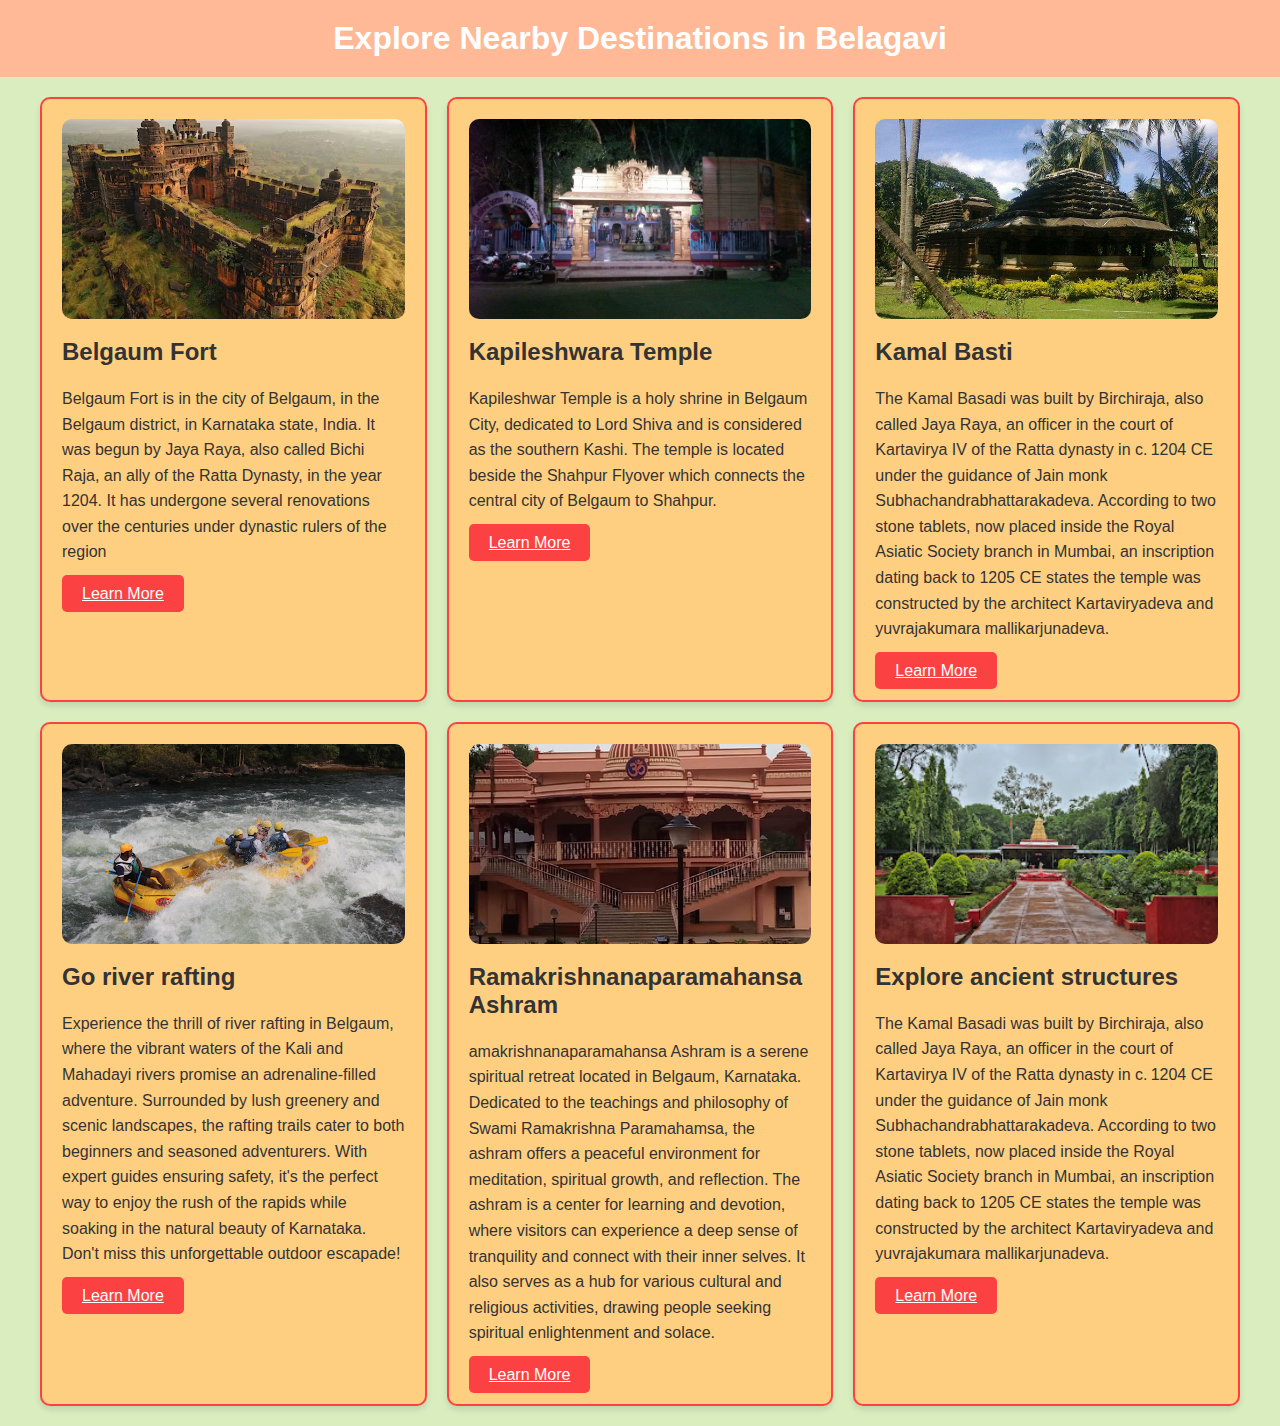
<file: destination page/destination_index.html>
<!DOCTYPE html>
<html lang="en">
<head>
    <meta charset="UTF-8">
    <meta name="viewport" content="width=device-width, initial-scale=1.0">
    <title>Destination Page</title>
    <link rel="stylesheet" href="style.css">
</head>
<body>
    <header class="header">
        <h1>Explore Nearby Destinations in Belagavi</h1>
    </header>
    <main>
        <section class="destination-list">
            <article class="destination">
                <img src="image1.avif" alt="Belgaum Fort" class="destination-image">
                <h2>Belgaum Fort</h2>
                <p>Belgaum Fort is in the city of Belgaum, in the Belgaum district, 
                    in Karnataka state, India. It was begun by Jaya Raya, also called Bichi Raja, an ally
                     of the Ratta Dynasty, in the year 1204. It has undergone several renovations over the centuries under
                      dynastic rulers of the region</p>
                <a href="https://en.wikipedia.org/wiki/Belgaum_Fort" class="learn-more">Learn More</a>
            </article>
            <article class="destination">
                <img src="image2.jpg" alt="Kapileshwara Temple" class="destination-image">
                <h2>Kapileshwara Temple</h2>
                <p>Kapileshwar Temple is a holy shrine in Belgaum City, dedicated to Lord Shiva and is considered as the
                     southern Kashi. The temple is located beside the Shahpur Flyover which connects the central city of 
                     Belgaum to Shahpur. 
                    </p>
                <a href="https://en.wikipedia.org/wiki/Kapilesvara_Siva_Temple" class="learn-more">Learn More</a>
            </article>
            <article class="destination">
                <img src="image3.jpg" alt="Kamal Basti" class="destination-image">
                <h2>Kamal Basti</h2>
                <p>The Kamal Basadi was built by Birchiraja, also called Jaya Raya, an officer in the court of Kartavirya IV of the Ratta dynasty
                     in c. 1204 CE under the guidance of Jain monk Subhachandrabhattarakadeva. According to two stone tablets, now placed inside
                      the Royal Asiatic Society branch in Mumbai, an inscription dating back to 1205 CE states the temple was constructed by the architect Kartaviryadeva 
                      and yuvrajakumara mallikarjunadeva.</p>
                <a href="https://en.wikipedia.org/wiki/Kamal_Basadi" class="learn-more">Learn More</a>
            </article>
            <article class="destination">
                <img src="image4.jpg" alt="Kamal Basti" class="destination-image">
                <h2>Go river rafting</h2>
                <p>Experience the thrill of river rafting in Belgaum, where the vibrant waters of the Kali and Mahadayi rivers promise an adrenaline-filled adventure. 
                    Surrounded by lush greenery and scenic landscapes, the rafting trails cater to both beginners and seasoned adventurers. With expert guides ensuring safety,
                     it's the perfect way to enjoy the rush of the rapids while soaking in the natural beauty of Karnataka. Don't miss this unforgettable outdoor escapade!</p>
                <a href="https://en.wikipedia.org/wiki/Rafting" class="learn-more">Learn More</a>
            </article>
            <article class="destination">
                <img src="image5.jpg" alt="Kamal Basti" class="destination-image">
                <h2>Ramakrishnanaparamahansa Ashram</h2>
                <p>amakrishnanaparamahansa Ashram is a serene spiritual retreat located in Belgaum, Karnataka. Dedicated to the teachings and philosophy of Swami Ramakrishna 
                    Paramahamsa, the ashram offers a peaceful environment for meditation, spiritual growth, and reflection. The ashram is a center for learning and devotion, 
                    where visitors can experience a deep sense of tranquility and connect with their inner selves. It also serves as a hub for various cultural and religious
                     activities, drawing people seeking spiritual enlightenment and solace.</p>
                <a href="https://en.wikipedia.org/wiki/Ramakrishna_Math" class="learn-more">Learn More</a>
            </article>
            <article class="destination">
                <img src="image6.jpg" alt="Kamal Basti" class="destination-image">
                <h2>Explore ancient structures</h2>
                <p>The Kamal Basadi was built by Birchiraja, also called Jaya Raya, an officer in the court of Kartavirya IV of the Ratta dynasty
                     in c. 1204 CE under the guidance of Jain monk Subhachandrabhattarakadeva. According to two stone tablets, now placed inside
                      the Royal Asiatic Society branch in Mumbai, an inscription dating back to 1205 CE states the temple was constructed by the architect Kartaviryadeva 
                      and yuvrajakumara mallikarjunadeva.</p>
                <a href="https://en.wikipedia.org/wiki/List_of_Monuments_of_National_Importance_in_Belgaum_district" class="learn-more">Learn More</a>
            </article>



        </section>
    </main>
</body>
</html>
</file>
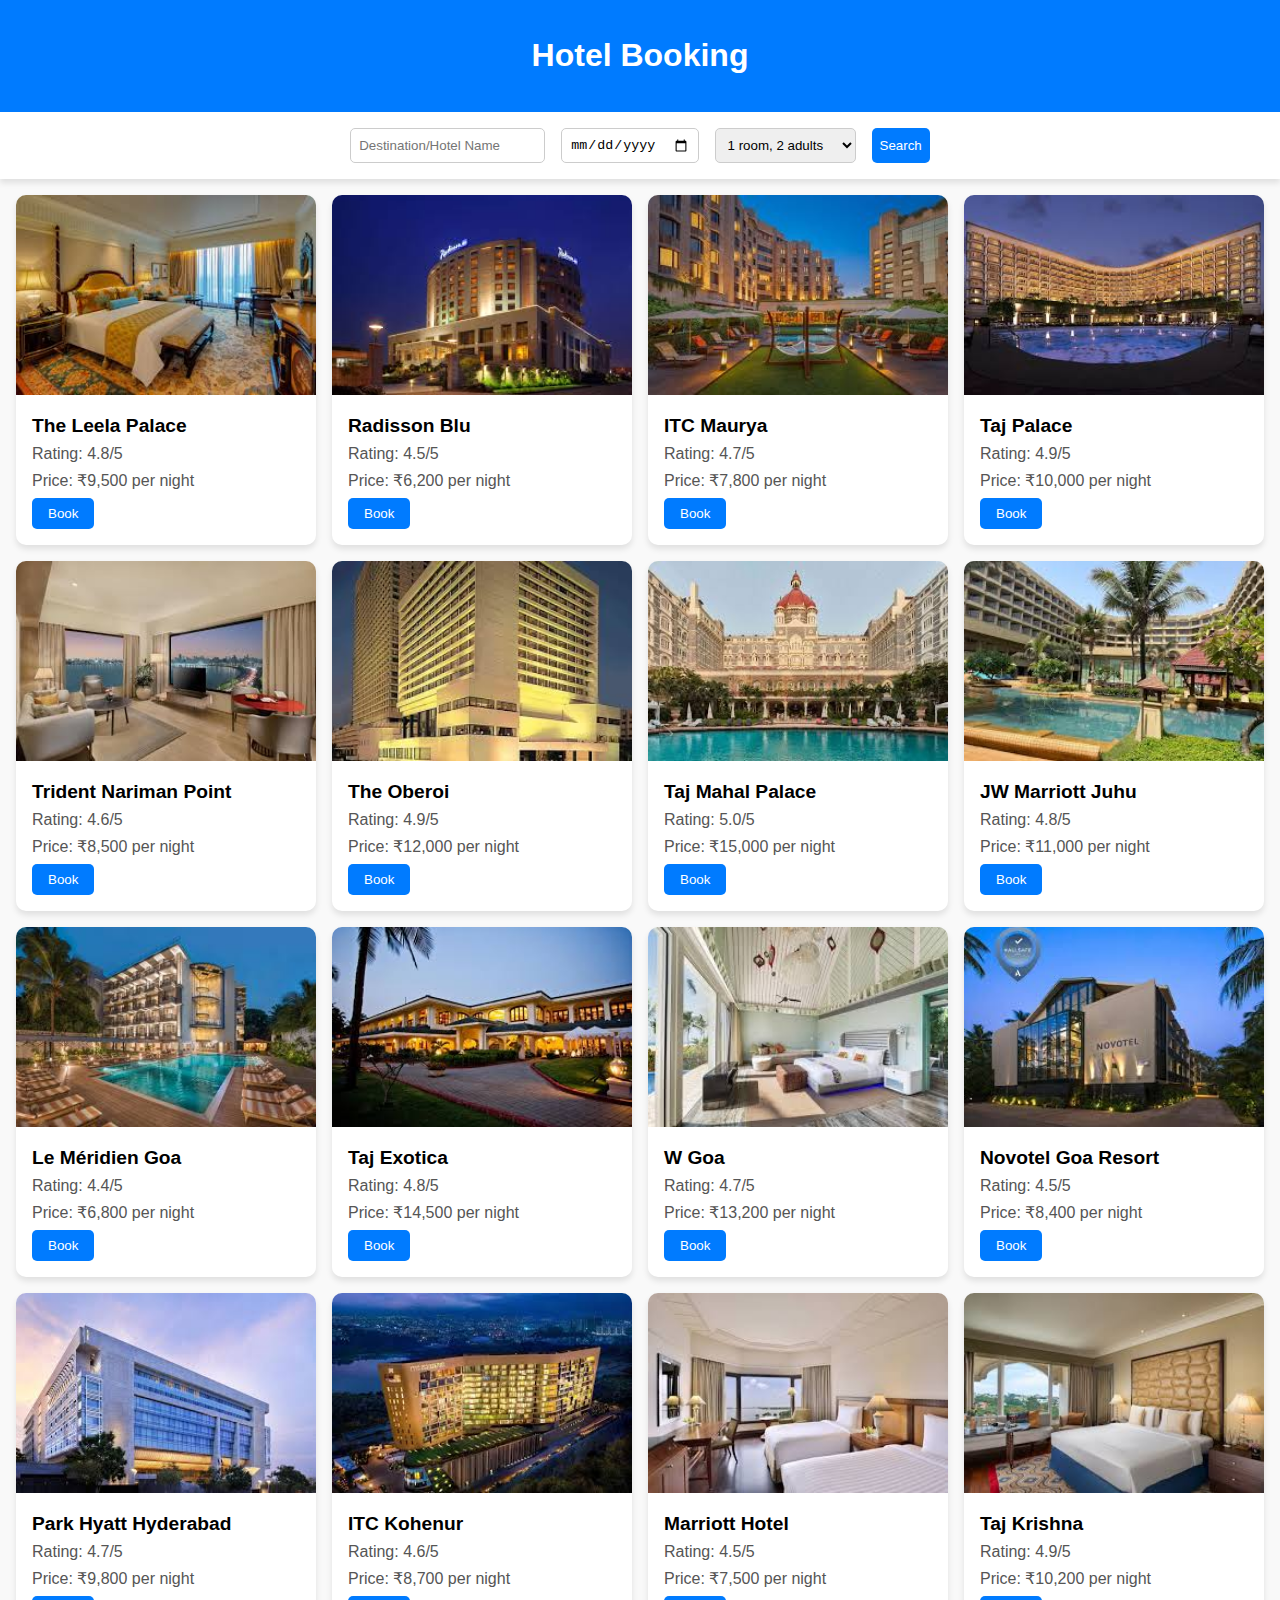
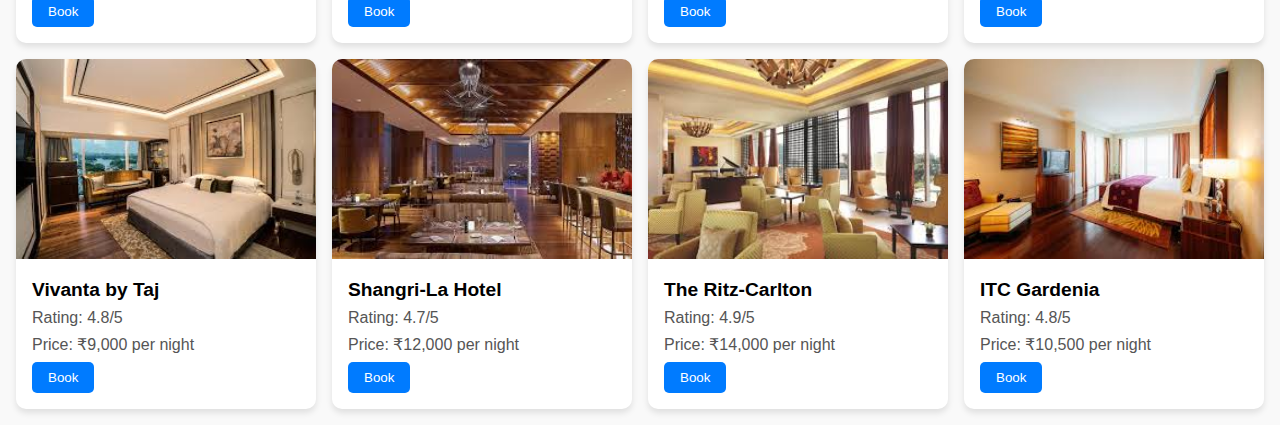
<file: hotel booking/hotel_index.html>
<!DOCTYPE html>
<html lang="en">
<head>
  <meta charset="UTF-8">
  <meta name="viewport" content="width=device-width, initial-scale=1.0">
  <title>Hotel Booking</title>
  <style>
    body {
      font-family: Arial, sans-serif;
      margin: 0;
      padding: 0;
      background-color: #f9f9f9;
    }

    .header {
      background-color: #007bff;
      color: #fff;
      padding: 1rem;
      text-align: center;
    }

    .search-bar {
      display: flex;
      justify-content: center;
      padding: 1rem;
      background-color: #fff;
      box-shadow: 0 4px 6px rgba(0, 0, 0, 0.1);
    }

    .search-bar input, .search-bar select, .search-bar button {
      padding: 0.5rem;
      margin: 0 0.5rem;
      border: 1px solid #ccc;
      border-radius: 5px;
    }

    .search-bar button {
      background-color: #007bff;
      color: #fff;
      border: none;
      cursor: pointer;
    }

    .search-bar button:hover {
      background-color: #0056b3;
    }

    .hotel-list {
      display: grid;
      grid-template-columns: repeat(auto-fit, minmax(300px, 1fr));
      gap: 1rem;
      padding: 1rem;
    }

    .hotel-card {
      background-color: #fff;
      border-radius: 10px;
      box-shadow: 0 4px 6px rgba(0, 0, 0, 0.1);
      overflow: hidden;
    }

    .hotel-card img {
      width: 100%;
      height: 200px;
      object-fit: cover;
    }

    .hotel-card .details {
      padding: 1rem;
    }

    .hotel-card .details h3 {
      margin: 0 0 0.5rem;
      font-size: 1.2rem;
    }

    .hotel-card .details p {
      margin: 0.5rem 0;
      color: #555;
    }

    .hotel-card .details .price {
      font-size: 1.2rem;
      color: #007bff;
      margin: 0.5rem 0;
    }

    .hotel-card .details button {
      padding: 0.5rem 1rem;
      background-color: #007bff;
      color: #fff;
      border: none;
      border-radius: 5px;
      cursor: pointer;
    }

    .hotel-card .details button:hover {
      background-color: #0056b3;
    }
  </style>
</head>
<body>
  <div class="header">
    <h1>Hotel Booking</h1>
  </div>

  <div class="search-bar">
    <input id="destination" type="text" placeholder="Destination/Hotel Name">
    <input id="checkin-date" type="date">
    <select id="room-selection">
      <option>1 room, 2 adults</option>
      <option>2 rooms, 4 adults</option>
      <option>3 rooms, 6 adults</option>
    </select>
    <button onclick="searchHotels()">Search</button>
  </div>

  <div class="hotel-list" id="hotel-list">
    <!-- Delhi Hotels -->
    <div class="hotel-card" data-location="Delhi">
      <img src="download.jpg" alt="Hotel Image">
      <div class="details">
        <h3>The Leela Palace</h3>
        <p>Rating: 4.8/5</p>
        <p>Price: ₹9,500 per night</p>
        <button onclick="window.location.href='payment.html'">Book</button>
      </div>
    </div>
    <div class="hotel-card" data-location="Delhi">
      <img src="download (1).jpg" alt="Hotel Image">
      <div class="details">
        <h3>Radisson Blu</h3>
        <p>Rating: 4.5/5</p>
        <p>Price: ₹6,200 per night</p>
        <button onclick="window.location.href='payment.html'">Book</button>
      </div>
    </div>
    <div class="hotel-card" data-location="Delhi">
      <img src="download (2).jpg" alt="Hotel Image">
      <div class="details">
        <h3>ITC Maurya</h3>
        <p>Rating: 4.7/5</p>
        <p>Price: ₹7,800 per night</p>
        <button onclick="window.location.href='payment.html'">Book</button>
      </div>
    </div>
    <div class="hotel-card" data-location="Delhi">
      <img src="download (3).jpg" alt="Hotel Image">
      <div class="details">
        <h3>Taj Palace</h3>
        <p>Rating: 4.9/5</p>
        <p>Price: ₹10,000 per night</p>
        <button onclick="window.location.href='payment.html'">Book</button>
      </div>
    </div>

    <!-- Mumbai Hotels -->
    <div class="hotel-card" data-location="Mumbai">
      <img src="download (4).jpg" alt="Hotel Image">
      <div class="details">
        <h3>Trident Nariman Point</h3>
        <p>Rating: 4.6/5</p>
        <p>Price: ₹8,500 per night</p>
        <button onclick="window.location.href='payment.html'">Book</button>
      </div>
    </div>
    <div class="hotel-card" data-location="Mumbai">
      <img src="download (5).jpg" alt="Hotel Image">
      <div class="details">
        <h3>The Oberoi</h3>
        <p>Rating: 4.9/5</p>
        <p>Price: ₹12,000 per night</p>
        <button onclick="window.location.href='payment.html'">Book</button>
      </div>
    </div>
    <div class="hotel-card" data-location="Mumbai">
      <img src="download (6).jpg" alt="Hotel Image">
      <div class="details">
        <h3>Taj Mahal Palace</h3>
        <p>Rating: 5.0/5</p>
        <p>Price: ₹15,000 per night</p>
        <button onclick="window.location.href='payment.html'">Book</button>
      </div>
    </div>
    <div class="hotel-card" data-location="Mumbai">
      <img src="download (7).jpg" alt="Hotel Image">
      <div class="details">
        <h3>JW Marriott Juhu</h3>
        <p>Rating: 4.8/5</p>
        <p>Price: ₹11,000 per night</p>
        <button onclick="window.location.href='payment.html'">Book</button>
      </div>
    </div>

    <!-- Goa Hotels -->
    <div class="hotel-card" data-location="Goa">
      <img src="download (8).jpg" alt="Hotel Image">
      <div class="details">
        <h3>Le Méridien Goa</h3>
        <p>Rating: 4.4/5</p>
        <p>Price: ₹6,800 per night</p>
        <button onclick="window.location.href='payment.html'">Book</button>
      </div>
    </div>
    <div class="hotel-card" data-location="Goa">
      <img src="download (9).jpg" alt="Hotel Image">
      <div class="details">
        <h3>Taj Exotica</h3>
        <p>Rating: 4.8/5</p>
        <p>Price: ₹14,500 per night</p>
        <button onclick="window.location.href='payment.html'">Book</button>
      </div>
    </div>
    <div class="hotel-card" data-location="Goa">
      <img src="download (10).jpg" alt="Hotel Image">
      <div class="details">
        <h3>W Goa</h3>
        <p>Rating: 4.7/5</p>
        <p>Price: ₹13,200 per night</p>
        <button onclick="window.location.href='payment.html'">Book</button>
      </div>
    </div>
    <div class="hotel-card" data-location="Goa">
      <img src="download (11).jpg" alt="Hotel Image">
      <div class="details">
        <h3>Novotel Goa Resort</h3>
        <p>Rating: 4.5/5</p>
        <p>Price: ₹8,400 per night</p>
        <button onclick="window.location.href='payment.html'">Book</button>
      </div>
    </div>

    <!-- Hyderabad Hotels -->
    <div class="hotel-card" data-location="Hyderabad">
      <img src="download (12).jpg" alt="Hotel Image">
      <div class="details">
        <h3>Park Hyatt Hyderabad</h3>
        <p>Rating: 4.7/5</p>
        <p>Price: ₹9,800 per night</p>
        <button onclick="window.location.href='payment.html'">Book</button>
      </div>
    </div>
    <div class="hotel-card" data-location="Hyderabad">
      <img src="download (13).jpg" alt="Hotel Image">
      <div class="details">
        <h3>ITC Kohenur</h3>
        <p>Rating: 4.6/5</p>
        <p>Price: ₹8,700 per night</p>
        <button onclick="window.location.href='payment.html'">Book</button>
      </div>
    </div>
    <div class="hotel-card" data-location="Hyderabad">
      <img src="download (14).jpg" alt="Hotel Image">
      <div class="details">
        <h3>Marriott Hotel</h3>
        <p>Rating: 4.5/5</p>
        <p>Price: ₹7,500 per night</p>
        <button onclick="window.location.href='payment.html'">Book</button>
      </div>
    </div>
    <div class="hotel-card" data-location="Hyderabad">
      <img src="download (15).jpg" alt="Hotel Image">
      <div class="details">
        <h3>Taj Krishna</h3>
        <p>Rating: 4.9/5</p>
        <p>Price: ₹10,200 per night</p>
        <button onclick="window.location.href='payment.html'">Book</button>
      </div>
    </div>

    <!-- Bangalore Hotels -->
    <div class="hotel-card" data-location="Bangalore">
      <img src="download (16).jpg" alt="Hotel Image">
      <div class="details">
        <h3>Vivanta by Taj</h3>
        <p>Rating: 4.8/5</p>
        <p>Price: ₹9,000 per night</p>
        <button onclick="window.location.href='payment.html'">Book</button>
      </div>
    </div>
    <div class="hotel-card" data-location="Bangalore">
      <img src="download (17).jpg" alt="Hotel Image">
      <div class="details">
        <h3>Shangri-La Hotel</h3>
        <p>Rating: 4.7/5</p>
        <p>Price: ₹12,000 per night</p>
        <button onclick="window.location.href='payment.html'">Book</button>
      </div>
    </div>
    <div class="hotel-card" data-location="Bangalore">
      <img src="download (18).jpg" alt="Hotel Image">
      <div class="details">
        <h3>The Ritz-Carlton</h3>
        <p>Rating: 4.9/5</p>
        <p>Price: ₹14,000 per night</p>
        <button onclick="window.location.href='payment.html'">Book</button>
      </div>
    </div>
    <div class="hotel-card" data-location="Bangalore">
      <img src="images.jpg" alt="Hotel Image">
      <div class="details">
        <h3>ITC Gardenia</h3>
        <p>Rating: 4.8/5</p>
        <p>Price: ₹10,500 per night</p>
        <button onclick="window.location.href='payment.html'">Book</button>
      </div>
    </div>
  </div>

  <script>
    function searchHotels() {
      const destination = document.getElementById('destination').value.toLowerCase();
      const hotelCards = document.querySelectorAll('.hotel-card');

      hotelCards.forEach(card => {
        const location = card.getAttribute('data-location').toLowerCase();
        if (location.includes(destination)) {
          card.style.display = 'block';
        } else {
          card.style.display = 'none';
        }
      });
    }

    function checkAvailability(hotelName) {
      const checkinDate = document.getElementById('checkin-date').value;
      if (!checkinDate) {
        alert('Please select a check-in date.');
        return;
      }

      // Simulating availability check
      const isAvailable = Math.random() > 0.5; // Randomly determines availability

      if (isAvailable) {
        alert(`${hotelName} is available on ${checkinDate}.`);
      } else {
        alert(`${hotelName} is not available on ${checkinDate}.`);
      }
    }
  </script>
</body>
</html>
</file>
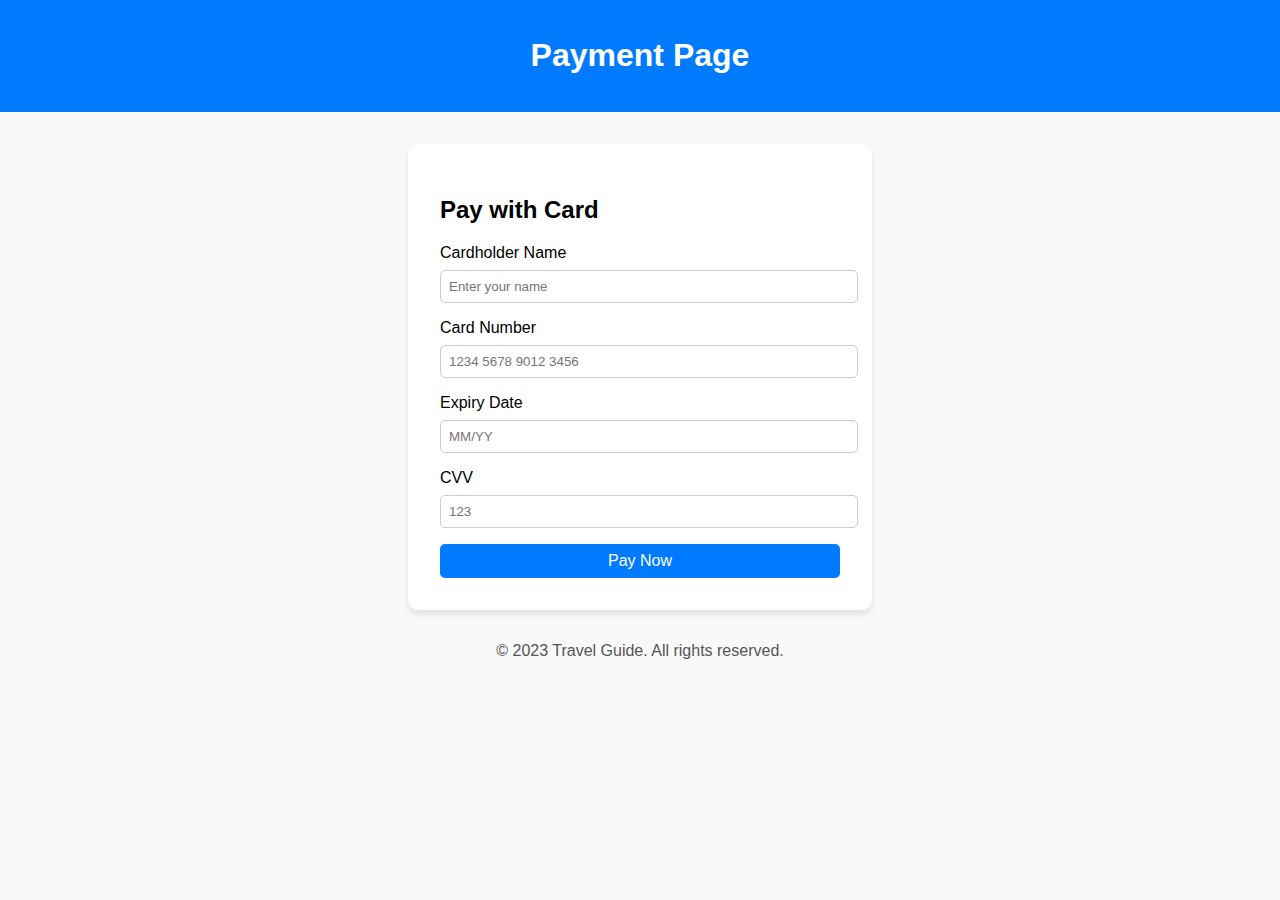
<file: hotel booking/payment.html>
<!DOCTYPE html>
<html lang="en">
<head>
    <meta charset="UTF-8">
    <meta name="viewport" content="width=device-width, initial-scale=1.0">
    <title>Payment Page</title>
    <style>
        body {
            font-family: Arial, sans-serif;
            margin: 0;
            padding: 0;
            background-color: #f9f9f9;
        }

        .header {
            background-color: #007bff;
            color: #fff;
            padding: 1rem;
            text-align: center;
        }

        .payment-container {
            max-width: 400px;
            margin: 2rem auto;
            padding: 2rem;
            background-color: #fff;
            border-radius: 10px;
            box-shadow: 0 4px 6px rgba(0, 0, 0, 0.1);
            display: block; /* Initially visible */
        }

        .thank-you-container {
            max-width: 400px;
            margin: 2rem auto;
            padding: 2rem;
            background-color: #fff;
            border-radius: 10px;
            box-shadow: 0 4px 6px rgba(0, 0, 0, 0.1);
            text-align: center;
            display: none; /* Initially hidden */
        }

        .input-group {
            margin-bottom: 1rem;
        }

        .input-group label {
            display: block;
            margin-bottom: 0.5rem;
        }

        .input-group input {
            width: 100%;
            padding: 0.5rem;
            border: 1px solid #ccc;
            border-radius: 5px;
        }

        .btn {
            width: 100%;
            padding: 0.5rem;
            background-color: #007bff;
            color: #fff;
            border: none;
            border-radius: 5px;
            cursor: pointer;
            font-size: 1rem;
        }

        .btn:hover {
            background-color: #0056b3;
        }

        .footer {
            text-align: center;
            margin-top: 1rem;
            color: #555;
        }

        .thank-you-container img {
            width: 100px; /* Adjust size as needed */
            margin-top: 1rem;
        }
    </style>
</head>
<body>
    <div class="header">
        <h1>Payment Page</h1>
    </div>

    <div class="payment-container" id="payment-container">
        <h2>Pay with Card</h2>
        <form id="payment-form">
            <div class="input-group">
                <label for="card-name">Cardholder Name</label>
                <input type="text" id="card-name" name="card-name" placeholder="Enter your name" required>
            </div>
            <div class="input-group">
                <label for="card-number">Card Number</label>
                <input type="text" id="card-number" name="card-number" placeholder="1234 5678 9012 3456" required>
            </div>
            <div class="input-group">
                <label for="expiry-date">Expiry Date</label>
                <input type="text" id="expiry-date" name="expiry-date" placeholder="MM/YY" required>
            </div>
            <div class="input-group">
                <label for="cvv">CVV</label>
                <input type="text" id="cvv" name="cvv" placeholder="123" required>
            </div>
            <button type="submit" class="btn">Pay Now</button>
        </form>
    </div>

    <div class="thank-you-container" id="thank-you-container">
        <h2>Thank You!</h2>
        <img src="./smile.png" alt="Thank You Image" />
        <p>Your payment was successful. Have a Good day!</p>
    </div>

    <div class="footer">
        <p>&copy; 2023 Travel Guide. All rights reserved.</p>
    </div>

    <script>
        document.getElementById('payment-form').addEventListener('submit', function(event) {
            event.preventDefault();
            // Hide the payment form
            document.getElementById('payment-container').style.display = 'none';
            // Show the thank you message
            document.getElementById('thank-you-container').style.display = 'block';
        });
    </script>
</body>
</html>
</file>
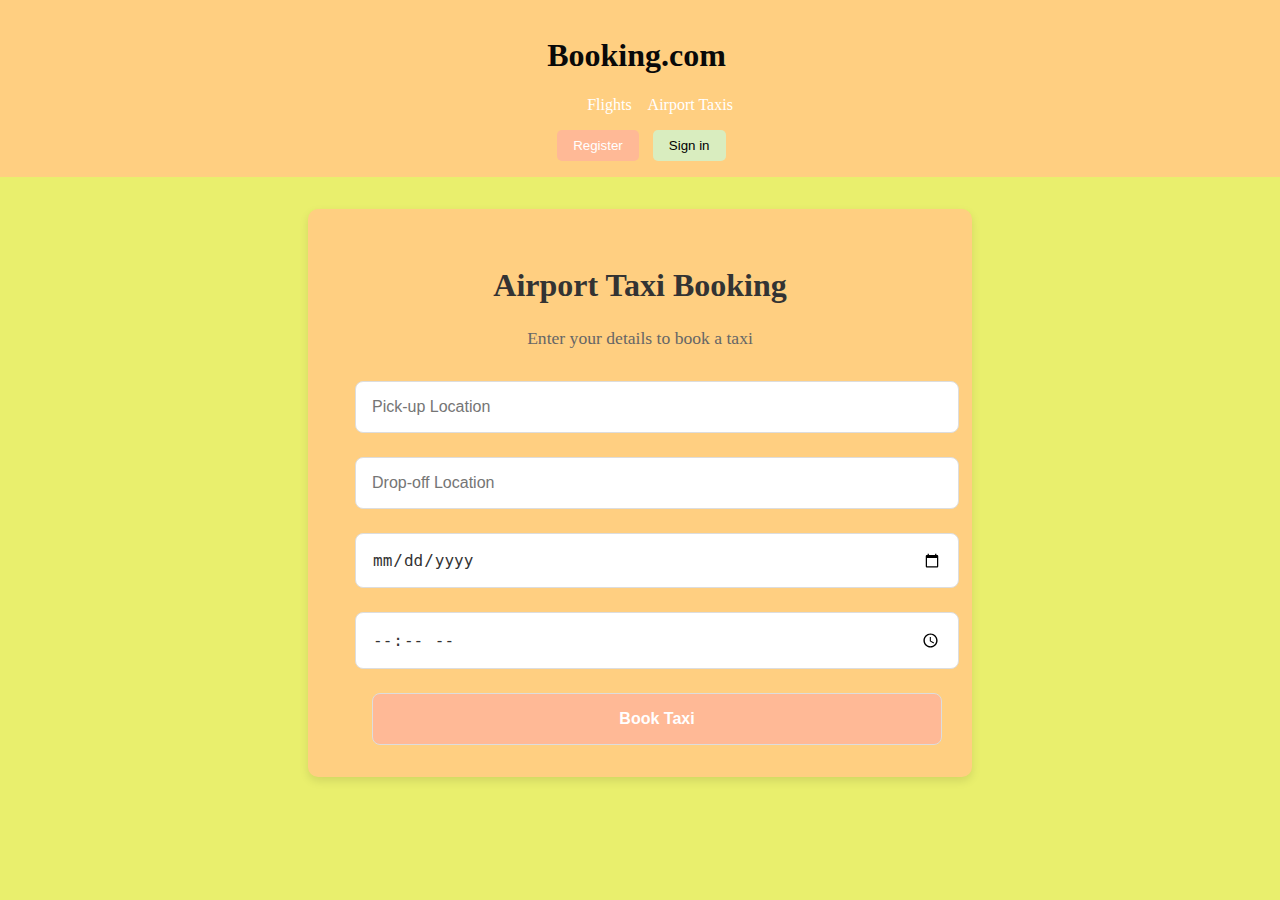
<file: travel booking/taxi-booking.html>
<!DOCTYPE html>
<html lang="en">
<head>
    <meta charset="UTF-8">
    <meta name="viewport" content="width=device-width, initial-scale=1.0">
    <title>Taxi Booking</title>
    <link rel="stylesheet" href="styles.css">
</head>
<body>
    <!-- Header -->
    <header class="navbar">
        <div class="container">
            <h1 class="logo">Booking.com</h1>
            <nav>
                <ul class="nav-links">
                    <li><a href="index.html">Flights</a></li>
                    <li><a href="taxi-booking.html">Airport Taxis</a></li>
                </ul>
            </nav>
            <div class="auth-buttons">
                <button class="btn btn-register">Register</button>
                <button class="btn btn-signin">Sign in</button>
            </div>
        </div>
    </header>

    <!-- Taxi Booking Section -->
    <section class="taxi-booking">
        <div class="container">
            <h2>Airport Taxi Booking</h2>
            <p>Enter your details to book a taxi</p>
            <form id="taxi-form">
                <div class="form-fields">
                    <input type="text" id="from" placeholder="Pick-up Location" required>
                    <input type="text" id="to" placeholder="Drop-off Location" required>
                    <input type="date" id="pickup-date" required>
                    <input type="time" id="pickup-time" required>
                    <button type="submit" class="btn-search">Book Taxi</button>
                </div>
            </form>
        </div>
    </section>

    <script src="script.js"></script>
</body>
</html>
</file>
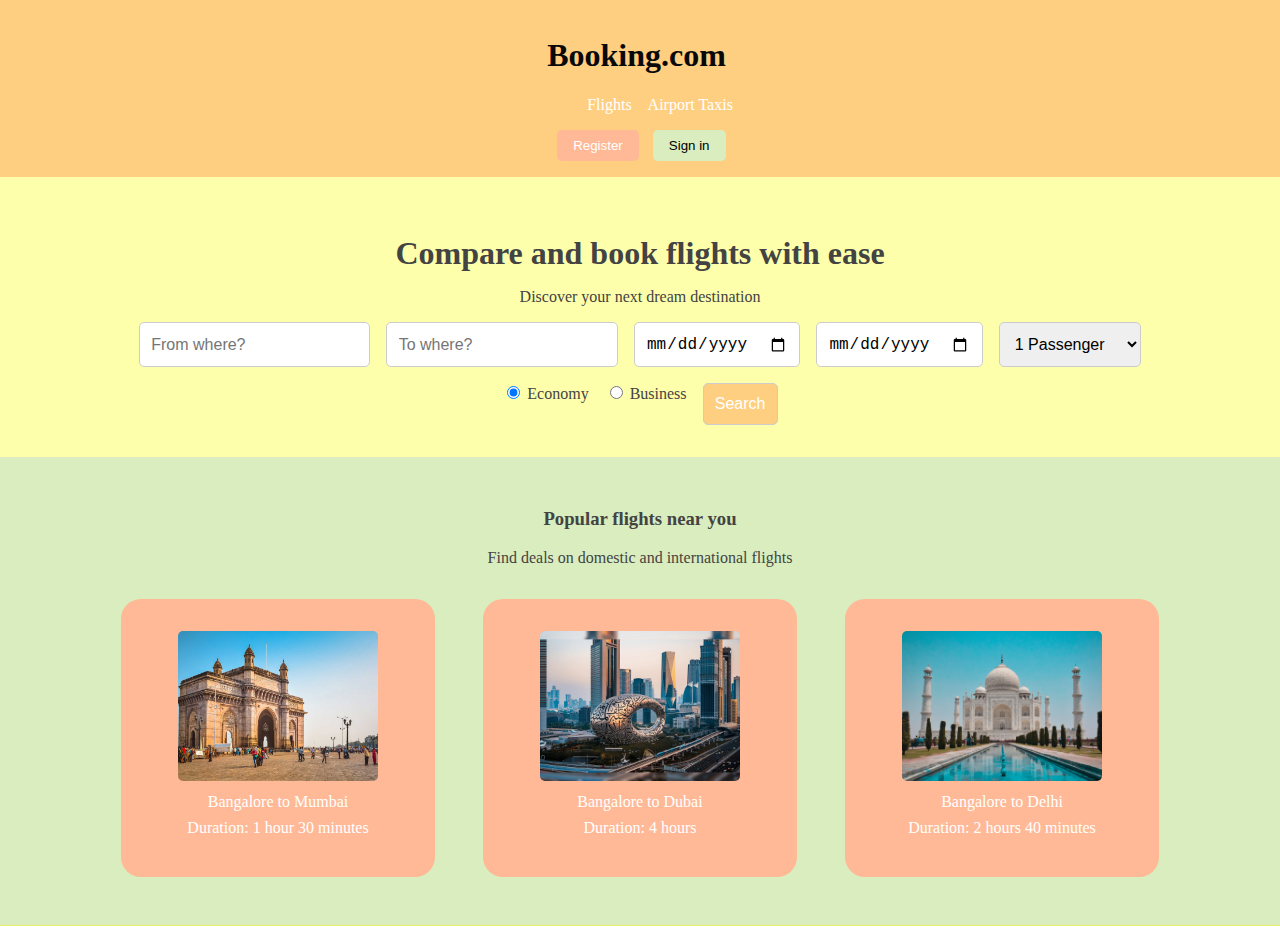
<file: travel booking/travel_index.html>
<!DOCTYPE html>
<html lang="en">
<head>
    <meta charset="UTF-8">
    <meta name="viewport" content="width=device-width, initial-scale=1.0">
    <title>Flight Booking</title>
    <link rel="stylesheet" href="styles.css">
    <link href="https://fonts.googleapis.com/css2?family=Poppins:wght@300;400;600&display=swap" rel="stylesheet">
</head>
<body>
    <!-- Header -->
    <header class="navbar">
        <div class="container">
            <h1 class="logo">Booking.com</h1>
            <nav>
                <ul class="nav-links">
                    <li><a href="#">Flights</a></li>
                    <li><a href="taxi-booking.html">Airport Taxis</a></li>
                </ul>
            </nav>
            <div class="auth-buttons">
                <button class="btn btn-register">Register</button>
                <button class="btn btn-signin">Sign in</button>
            </div>
        </div>
    </header>

    <!-- Hero Section -->
    <section class="hero">
        <div class="container">
            <h2 class="hero-title">Compare and book flights with ease</h2>
            <p>Discover your next dream destination</p>
            <div class="flight-options">
                <form id="flight-form" onsubmit="validateForm(event)">
                    <div class="form-fields">
                        <input list="airport-list" id="from" placeholder="From where?" required>
                        <input list="airport-list" id="to" placeholder="To where?" required>
                        <datalist id="airport-list">
                            <option value="Kempegowda International Airport (BLR)">
                            <option value="Indira Gandhi International Airport (DEL)">
                            <option value="Chhatrapati Shivaji International Airport (BOM)">
                            <option value="Goa Dabolim International Airport(GOA)">
                            <option value="Singapore Changi Airport (SIN)">
                            <option value="Dubai International Airport (DXB)">
                        </datalist>
                        <input type="date" id="departure-date" required>
                        <input type="date" id="return-date" required>
                        <select id="passenger-count">
                            <option value="1">1 Passenger</option>
                            <option value="2">2 Passengers</option>
                            <option value="3">3 Passengers</option>
                            <option value="4">4 Passengers</option>
                        </select>
                        <div class="class-selection">
                            <label><input type="radio" name="class" value="Economy" checked> Economy</label>
                            <label><input type="radio" name="class" value="Business"> Business</label>
                        </div>
                        <button type="submit" class="btn-search">Search</button>
                    </div>
                </form>
            </div>
        </div>
    </section>

    <!-- Popular Flights Section -->
    <section class="popular-flights">
        <div class="container">
            <h3>Popular flights near you</h3>
            <p>Find deals on domestic and international flights</p>
            <div class="flights">
                <div class="flight-card">
                    <img src="mumbai.png" alt="Mumbai">
                    <p>Bangalore to Mumbai</p>
                    <p>Duration: 1 hour 30 minutes</p>
                </div>
                <div class="flight-card">
                    <img src="dubai.png" alt="Dubai">
                    <p>Bangalore to Dubai</p>
                    <p>Duration: 4 hours</p>
                </div>
                <div class="flight-card">
                    <img src="delhi.png" alt="Delhi">
                    <p>Bangalore to Delhi</p>
                    <p>Duration: 2 hours 40 minutes</p>
                </div>
            </div>
        </div>
    </section>

    <script src="script.js"></script>
</body>
</html>
</file>
<file: destination page/style.css>
/* General Styles */
body {
    font-family: Arial, sans-serif;
    margin: 0;
    padding: 0;
    background-color: #D9EDBF; /* Updated */
    color: #333;
}

/* Header Styles */
.header {
    background-color: #FFB996; /* Updated */
    color: #FFF;
    text-align: center;
    padding: 20px 0;
}

.header h1 {
    margin: 0;
    font-size: 2rem;
}

/* Destination List Styles */
.destination-list {
    display: grid;
    grid-template-columns: repeat(auto-fit, minmax(300px, 1fr));
    gap: 20px;
    padding: 20px;
    max-width: 1200px;
    margin: 0 auto;
}

.destination {
    background-color: #FFCF81; /* Updated */
    border: 2px solid #FB4141;
    border-radius: 10px;
    padding: 20px;
    box-shadow: 0 4px 6px rgba(0, 0, 0, 0.1);
    transition: transform 0.2s, box-shadow 0.2s;
}

.destination:hover {
    transform: scale(1.05);
    box-shadow: 0 6px 10px rgba(0, 0, 0, 0.2);
}

.destination h2 {
    margin-top: 0;
    font-size: 1.5rem;
    color: #333;
}

.destination p {
    margin: 10px 0 20px;
    line-height: 1.6;
}

.destination-image {
    width: 100%;
    height: 200px;
    object-fit: cover;
    border-radius: 10px;
    margin-bottom: 15px;
}

.learn-more {
    background-color: #FB4141;
    color: #FFF;
    border: none;
    padding: 10px 20px;
    font-size: 1rem;
    cursor: pointer;
    border-radius: 5px;
    transition: background-color 0.3s;
}

.learn-more:hover {
    background-color: #FDFFAB; /* Updated */
}
</file>
<file: travel booking/styles.css>
/* General Styles */
body {
  font-family: 'cambria', ramaraja;
  margin: 0;
  padding: 0;
  background-color: #e9ef6d; /* Light Yellow */
  color: #444343;
}

.container {
  max-width: 1200px;
  margin: 0 auto;
  padding: 0 15px;
}

/* Navbar */
.navbar {
  background-color: #FFCF81; /* Light Orange */
  padding: 1rem;
  display: flex;
  justify-content: space-between;
  align-items: center;
}

.logo {
  font-size: 2rem;
  font-weight: 800;
  color: rgb(9, 9, 9);
}

.nav-links {
  list-style: none;
  display: flex;
  gap: 1rem;
}

.nav-links a {
  text-decoration: none;
  color: rgb(255, 255, 255);
}

.auth-buttons .btn {
  margin-left: 10px;
  padding: 0.5rem 1rem;
  border: none;
  border-radius: 5px;
  cursor: pointer;
}

.btn-register {
  background-color: #FFB996;
  color: white;
}

.btn-signin {
  background-color: #D9EDBF;
  color: black;
}

/* Hero Section */
.hero {
  text-align: center;
  padding: 2rem;
  background-color: #FDFFAB;
}

.hero-title {
  font-size: 2rem;
  margin-bottom: 1rem;
}

.form-fields {
  display: flex;
  flex-wrap: wrap;
  gap: 1rem;
  justify-content: center;
}

input, select, .btn-search {
  padding: 0.7rem;
  border: 1px solid #ccc;
  border-radius: 5px;
  font-size: 1rem;
}

.class-selection {
  display: flex;
  gap: 1rem;
}

.btn-search {
  background-color: #FFCF81;
  color: white;
  cursor: pointer;
}

/* Popular Flights Section */
.popular-flights {
  background-color: #D9EDBF; /* Soft Green */
  padding: 2rem;
  text-align: center;
}

.flight-card {
  display: inline-block;
  background-color: #FFB996; /* Light Orange */
  padding: 2rem;
  border-radius: 20px;
  margin: 1rem;
  color: white;
  text-align: center;
  width: 250px; /* Set a width for consistent card sizes */
}

.flight-card img {
  border-radius: 5px;
  width: 200px;
  height: 150px;
  object-fit: cover; /* Ensure images are responsive */
}

.flight-card p {
  margin: 0.5rem 0;
}

.flights {
  display: flex;
  justify-content: center;
  gap: 1rem;
}
/* Taxi Booking Section */
/* Taxi Booking Section */
.taxi-booking {
  padding: 2rem;
  text-align: center;
  background-color: #FFCF81; /* Soft Yellow for background */
  border-radius: 10px;
  box-shadow: 0 4px 10px rgba(0, 0, 0, 0.1);
  margin: 2rem auto;
  max-width: 600px;
}

.taxi-booking h2 {
  font-size: 2rem;
  margin-bottom: 1.5rem;
  color: #333;
}

.taxi-booking p {
  font-size: 1.1rem;
  color: #666;
  margin-bottom: 2rem;
}

.taxi-booking .form-fields {
  display: flex;
  flex-direction: column;
  gap: 1.5rem;
  align-items: center;
}

.taxi-booking input, .taxi-booking button {
  width: 100%;
  padding: 1rem;
  border-radius: 8px;
  border: 1px solid #ddd;
  font-size: 1rem;
  color: #333;
}

.taxi-booking input:focus {
  outline: none;
  border-color: #FFB996; /* Soft orange focus border */
  box-shadow: 0 0 5px rgba(255, 183, 150, 0.7); /* Soft orange glow */
}

.taxi-booking button {
  background-color: #FFB996; /* Soft Orange */
  color: white;
  font-weight: 600;
  cursor: pointer;
  transition: background-color 0.3s ease;
}

.taxi-booking button:hover {
  background-color: #FF9A6B; /* Darker orange */
}

/* Responsiveness */
@media (max-width: 768px) {
  .taxi-booking {
    padding: 1.5rem;
    margin: 1rem;
  }

  .taxi-booking h2 {
    font-size: 1.8rem;
  }

  .taxi-booking p {
    font-size: 1rem;
  }
}
</file>
